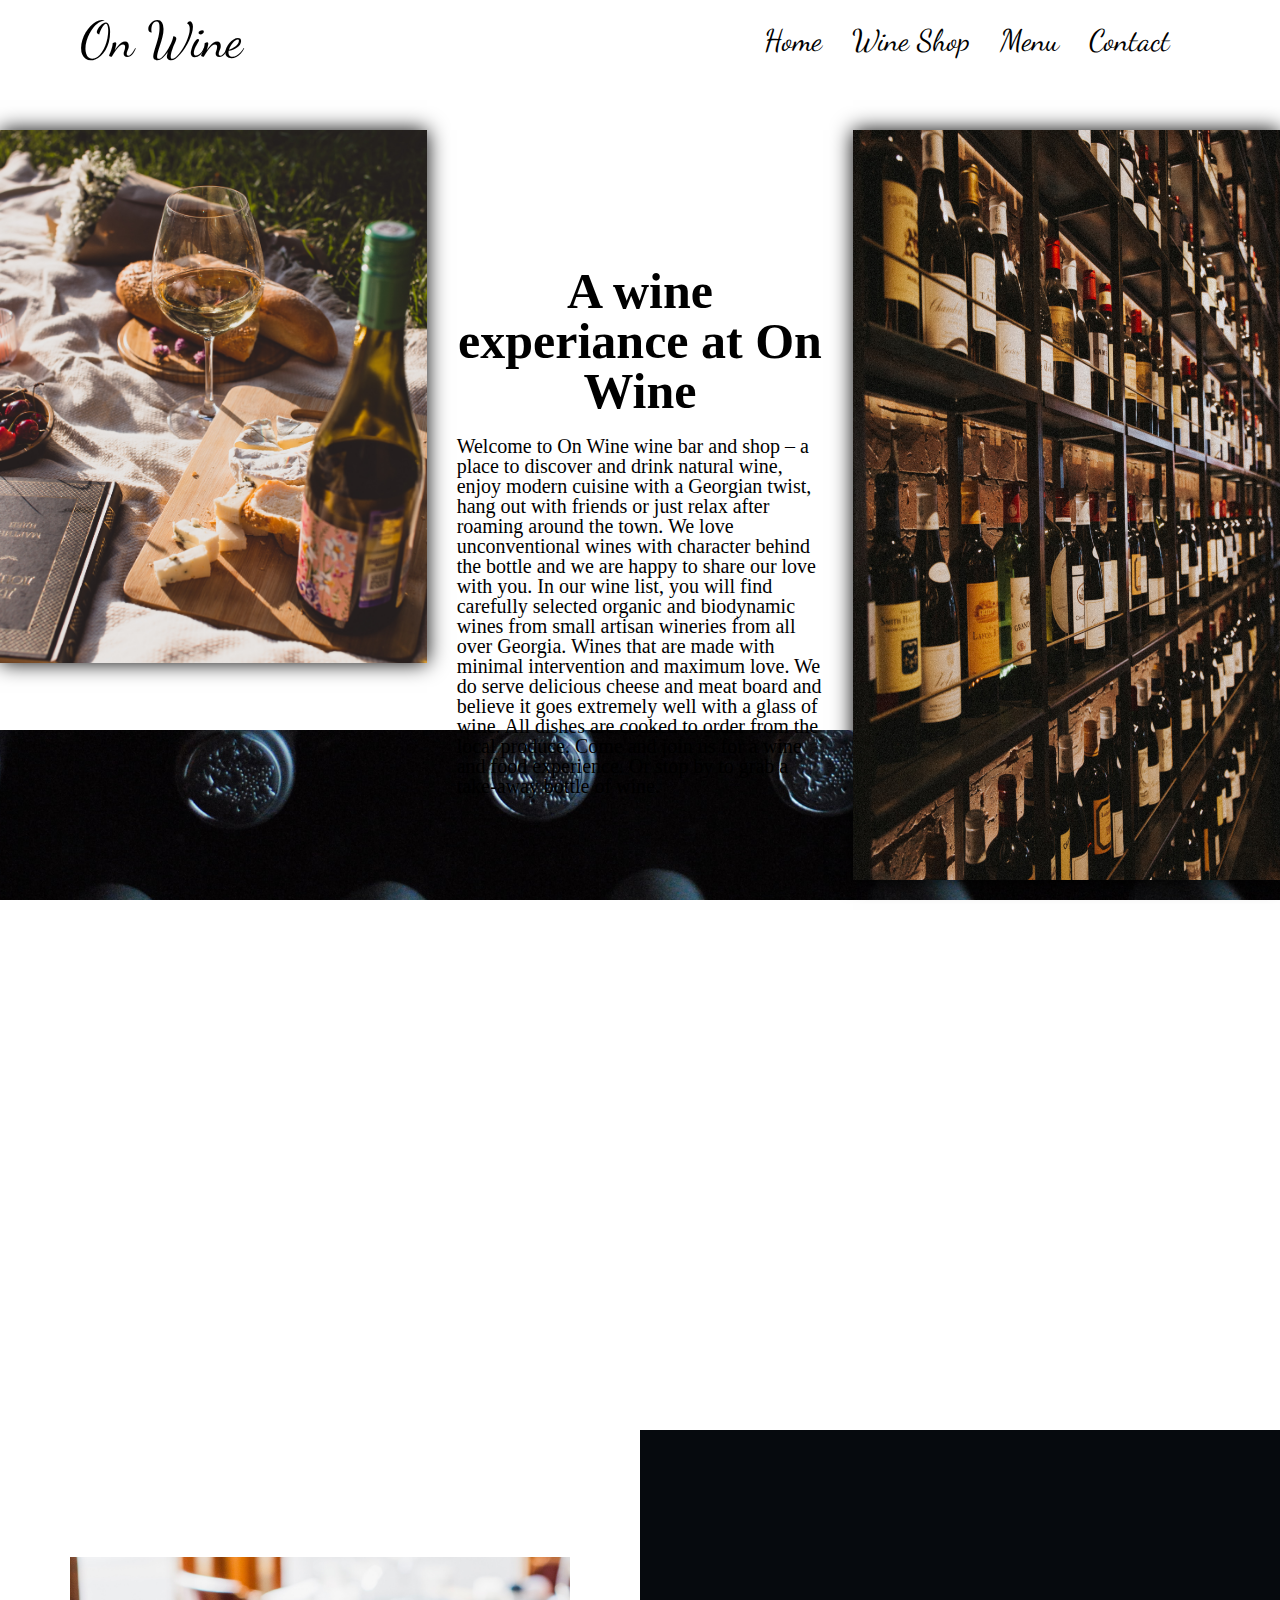
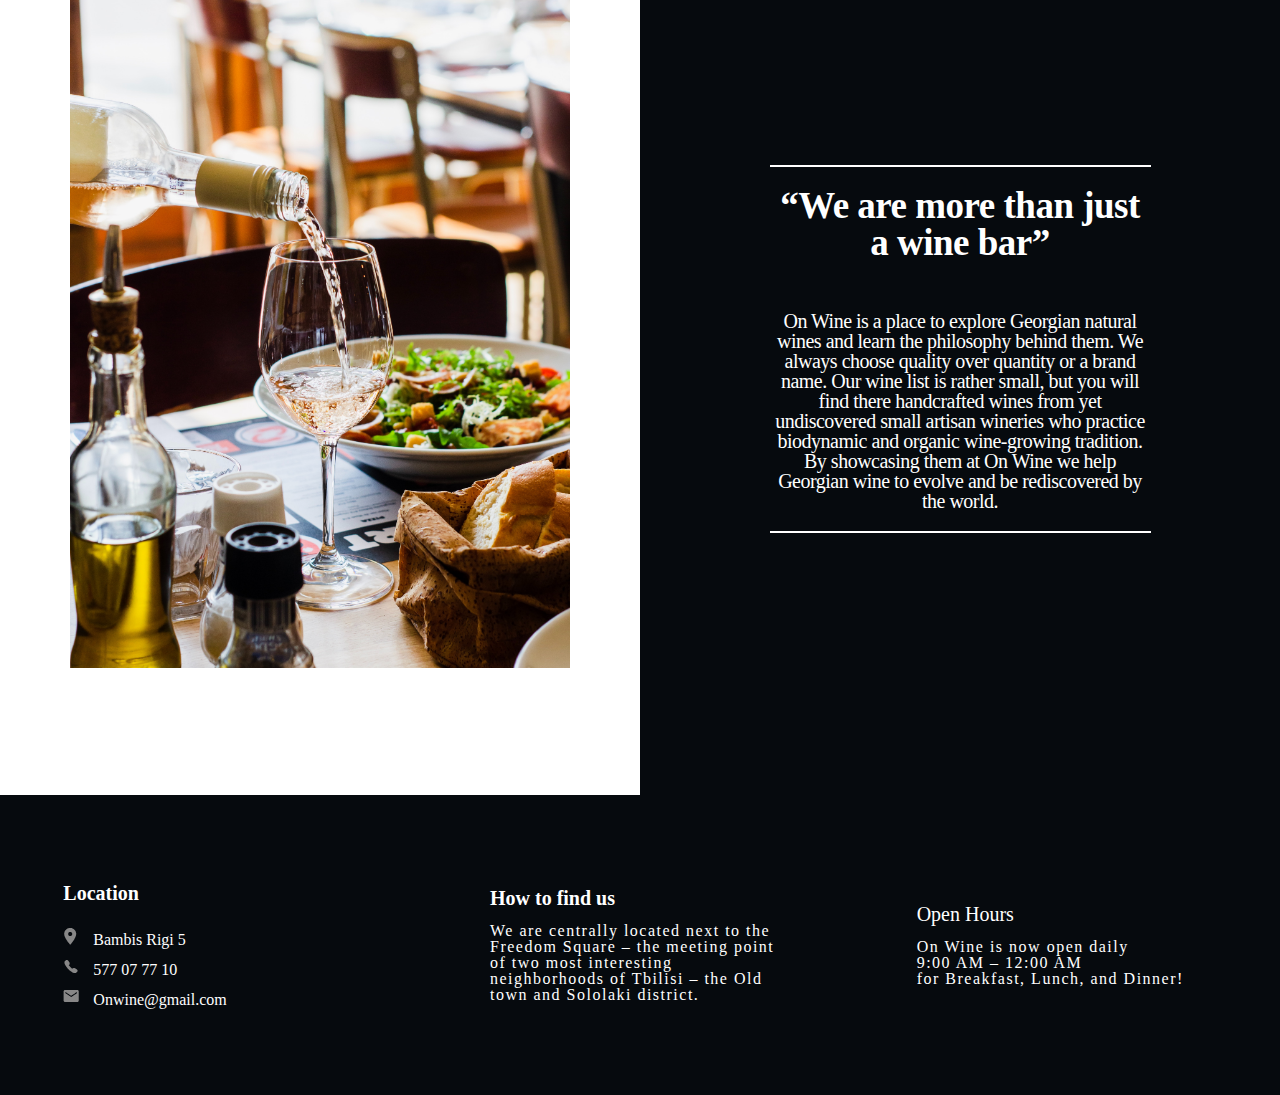
<file: index.html>
<!DOCTYPE html>
<html lang="en">
<head>
  <meta charset="UTF-8">
  <meta http-equiv="X-UA-Compatible" content="IE=edge">
  <meta name="viewport" content="width=device-width, initial-scale=1.0">
  <meta name="description" content="winebar&shop">
  <title>On Wine</title>
  <link rel="icon" href="images/fav.svg" type="image/gif" sizes="16x16">
  <link rel="stylesheet" href="https://pro.fontawesome.com/releases/v5.10.0/css/all.css" integrity="sha384-AYmEC3Yw5cVb3ZcuHtOA93w35dYTsvhLPVnYs9eStHfGJvOvKxVfELGroGkvsg+p" crossorigin="anonymous"/>
  <link rel="preconnect" href="https://fonts.googleapis.com">
  <link rel="preconnect" href="https://fonts.gstatic.com" crossorigin>
  <link href="https://fonts.googleapis.com/css2?family=Dancing+Script:wght@700&display=swap" rel="stylesheet">
  <link rel="preconnect" href="https://fonts.googleapis.com">
  <link rel="preconnect" href="https://fonts.gstatic.com" crossorigin>
  <link href="https://fonts.googleapis.com/css2?family=IBM+Plex+Sans&display=swap" rel="stylesheet">
  <link rel="preconnect" href="https://fonts.googleapis.com">
  <link rel="preconnect" href="https://fonts.gstatic.com" crossorigin>
  <link href="https://fonts.googleapis.com/css2?family=Montserrat:wght@600&display=swap" rel="stylesheet">
  <link rel="preconnect" href="https://fonts.googleapis.com">
  <link rel="preconnect" href="https://fonts.gstatic.com" crossorigin>
  <link href="https://fonts.googleapis.com/css2?family=Dancing+Script:wght@700&display=swap" rel="stylesheet">
  <link rel="stylesheet" href="css/reset.css">
  <link rel="stylesheet" href="css/style.css">
  <link rel="stylesheet" href="css/responsive.css">
  <link rel="stylesheet" href="css/imagehovers.css">
</head>
<body>
  <header>
    <div class="header">
      <a class="logo" href="index.html">
        On Wine
      </a>
       <nav class="nav" id="links">
         <ul class="navul">
           <li class="navli">
             <a class="nav-a" href="index.html">Home</a>
           </li>
           <li class="navli">
            <a class="nav-a" href="wineshop.html">Wine Shop</a>
          </li>
          <li class="navli">
            <a class="nav-a" href="menu.html">Menu</a>
          </li>
          <li class="navli">
            <a class="nav-a" href="contact.html">Contact</a>
          </li>
         </ul>
       </nav>
       <div class="burger-bar" id="toggleButton" onclick="myFunction()">
        <i class="fas fa-bars"></i>
      </div>
    </div>
  </header>
    <section class="section10">
      <div class="firstsection">
        <div class="divbox1">
         <img class="cheeseboard" src="images/cheeseboard.jpg" alt="cheeseboard">
      </div>
      <div class="divbox2">
        <h1 class="h1">
          A wine
          experiance
          at On Wine
        </h1>
        <p class="p1">
          Welcome to On Wine wine bar and shop – a place to discover and drink natural wine, enjoy modern cuisine with a Georgian twist, hang out with friends or just relax after roaming around the town.
          We love unconventional wines with character behind the bottle and we are happy to share our love with you. In our wine list, you will find carefully selected organic and biodynamic wines from small artisan wineries from all over Georgia. Wines that are made with minimal intervention and maximum love.
          We do serve delicious cheese and meat board and believe it goes extremely well with a glass of wine. All dishes are cooked to order from the local produce.
          Come and join us for a wine and food experience. Or stop by to grab a take-away bottle of wine.
        </p>
      </div>
      <div class="divbox3">
        <img class="wines" src="images/winebackground.jpg" alt="wines">
      </div>
     </div>
    </section>
    <section>
        <div class="middlebackground"></div>
    </section>
    <section>
      <div class="divbox4">
        <div class="divbox5">
          <img class="wineglass hov" src="./images/winglass.jpg" alt="">
        </div>
        <div class="divbox6">
          <div class="divtext1">
          <h2 class="h2">
            “We are more than just a wine bar” 
          </h2>
          <p class="p2">
             On Wine is a place to explore Georgian natural wines and learn the philosophy behind them. We always choose quality over quantity or a brand name. Our wine list is rather small, but you will find there handcrafted wines from yet undiscovered small artisan wineries who practice biodynamic and organic wine-growing tradition. By showcasing them at On Wine we help Georgian wine to evolve and be rediscovered by the world.
          </p>
         </div>
        </div>
      </div>
    </section>
    <footer class="footer10">
      <div class="footer1">
        <p class="plocation">Location</p>
        <ul class="footerul1">
          <li>
            <img class="footericon" src="images/location.png" alt="location">
            Bambis Rigi 5
          </li>
          <li>
            <img class="footericon" src="images/phone.png" alt="location">
            577 07 77 10
          </li>
          <li>
            <img class="footericon" src="images/email.png" alt="location">
            Onwine@gmail.com
          </li>
        </ul>
      </div>
      <div class="footer2">
        <p class="pfindus">How to find us
        </p>
        <p class="pfindus1">
          We are centrally located next to the Freedom Square – the meeting point of two most interesting neighborhoods of Tbilisi – the Old town and Sololaki district.
        </p>
      </div>
      <div class="footer3">
        <p class="popenhours">Open Hours</p>
        <ul class="footerul3">
          <li>            
            <p class="footerp"> On Wine is now open daily
            </p>
          </li>
          <li>            
            <p class="footerp"> 9:00 AM – 12:00 AM</p>
          </li>
          <li>            
            <p class="footerp">for Breakfast, Lunch, and Dinner!</p>
          </li>
        </ul>
      </div>
    </footer>
    <script src="script.js"></script>
</body>
</html>
</file>
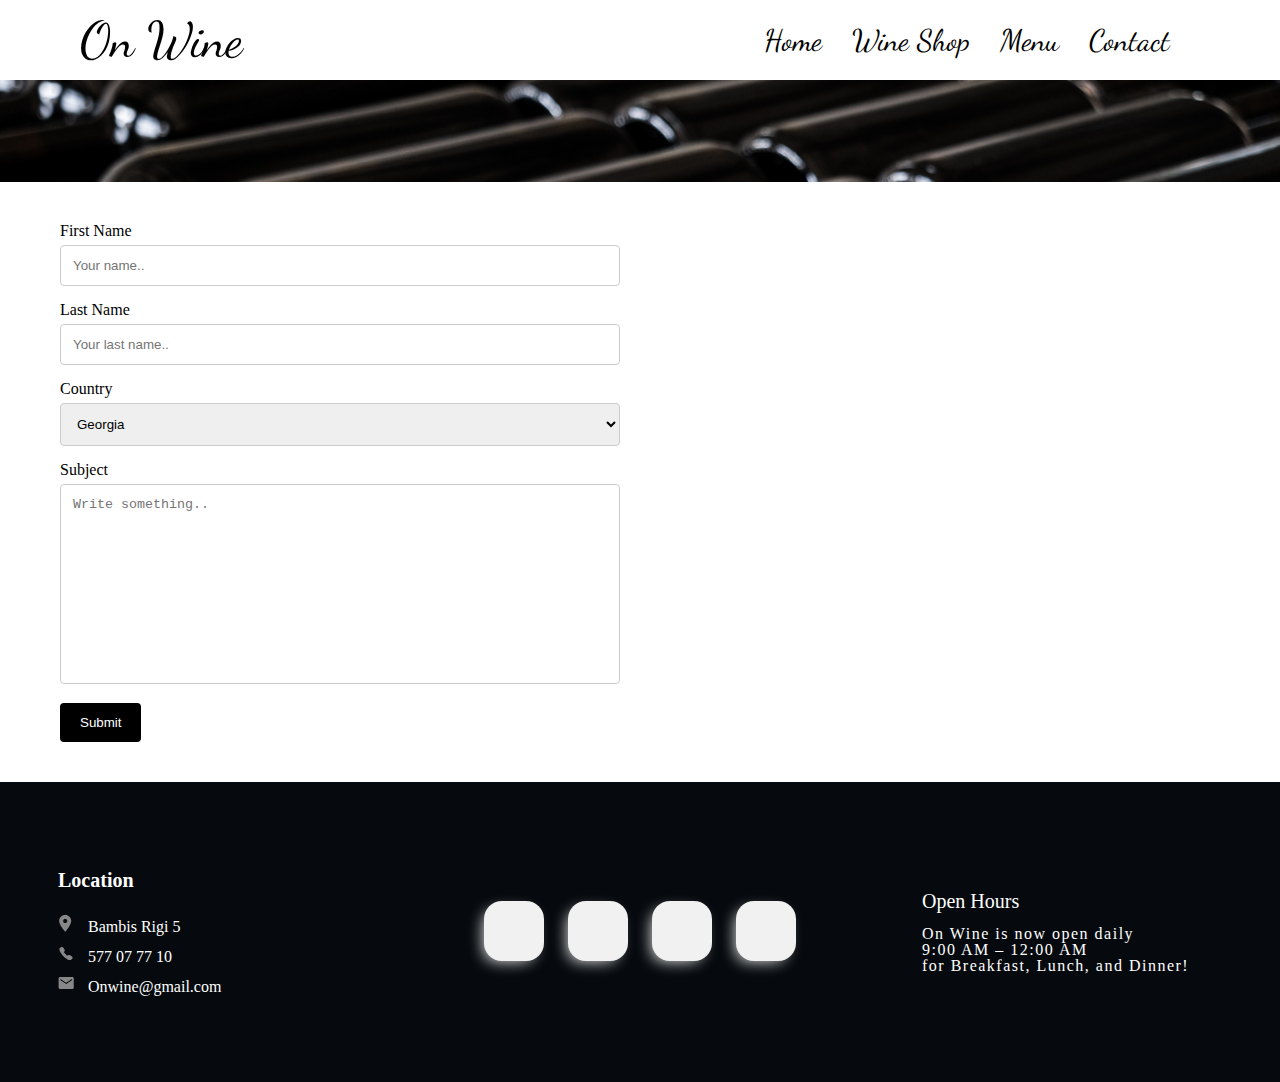
<file: contact.html>
<!DOCTYPE html>
<html lang="en">
<head>
  <meta charset="UTF-8">
  <meta http-equiv="X-UA-Compatible" content="IE=edge">
  <meta name="viewport" content="width=device-width, initial-scale=1.0">
  <meta name="description" content="winebar&shop">
  <title>Contact</title>
  <link rel="icon" href="images/fav.svg" type="image/gif" sizes="16x16">
  <link rel="stylesheet" href="https://pro.fontawesome.com/releases/v5.10.0/css/all.css" integrity="sha384-AYmEC3Yw5cVb3ZcuHtOA93w35dYTsvhLPVnYs9eStHfGJvOvKxVfELGroGkvsg+p" crossorigin="anonymous"/>
  <link rel="preconnect" href="https://fonts.googleapis.com">
  <link rel="preconnect" href="https://fonts.gstatic.com" crossorigin>
  <link href="https://fonts.googleapis.com/css2?family=Dancing+Script:wght@700&display=swap" rel="stylesheet">
  <link rel="preconnect" href="https://fonts.googleapis.com">
  <link rel="preconnect" href="https://fonts.gstatic.com" crossorigin>
  <link href="https://fonts.googleapis.com/css2?family=IBM+Plex+Sans&display=swap" rel="stylesheet">
  <link rel="preconnect" href="https://fonts.googleapis.com">
  <link rel="preconnect" href="https://fonts.gstatic.com" crossorigin>
  <link href="https://fonts.googleapis.com/css2?family=Montserrat:wght@600&display=swap" rel="stylesheet">
  <link rel="preconnect" href="https://fonts.googleapis.com">
  <link rel="preconnect" href="https://fonts.gstatic.com" crossorigin>
  <link href="https://fonts.googleapis.com/css2?family=Dancing+Script:wght@700&display=swap" rel="stylesheet">
  <link rel="stylesheet" href="css/reset.css">
  <link rel="stylesheet" href="css/style.css">
  <link rel="stylesheet" href="css/responsive.css">
</head>
<body class="contactbody">
  <header>
    <div class="header">
      <a class="logo" href="index.html">
        On Wine
      </a>
       <nav class="nav">
         <ul class="navul">
           <li class="navli">
             <a class="nav-a" href="index.html">Home</a>
           </li>
           <li class="navli">
            <a class="nav-a" href="wineshop.html">Wine Shop</a>
          </li>
          <li class="navli">
            <a class="nav-a" href="menu.html">Menu</a>
          </li>
          <li class="navli">
            <a class="nav-a" href="contact.html">Contact</a>
          </li>
         </ul>
       </nav>
       <div class="burger-bar" id="toggleButton" onclick="myFunction()">
        <i class="fas fa-bars"></i>
      </div>
    </div>
  </header> 
  <section>
   <div class="contact">
    <div class="container">
      <form action="/action_page.php">
        <label for="fname">First Name</label>
        <input type="text" id="fname" name="firstname" placeholder="Your name..">
    
        <label for="lname">Last Name</label>
        <input type="text" id="lname" name="lastname" placeholder="Your last name..">
    
        <label for="country">Country</label>
        <select id="country" name="country">
          <option value="australia">Georgia</option>
          <option value="canada">Usa</option>
          <option value="usa">Germany</option>
        </select>
    
        <label for="subject" >Subject</label>
        <textarea id="subject" name="subject" placeholder="Write something.." style="height:200px"></textarea>
    
        <button class="submit" onclick="myFunction()">Submit</button>
      </form>
    </div>
     <div class="divmap">
        <iframe class="map" src="https://www.google.com/maps/embed?pb=!1m18!1m12!1m3!1d526.6869739337432!2d44.808788421727066!3d41.69048456647746!2m3!1f0!2f0!3f0!3m2!1i1024!2i768!4f13.1!3m3!1m2!1s0x40440cf0e81de08f%3A0xf963f92a4e05053d!2sCotton%20rows%2C%20T&#39;bilisi!5e0!3m2!1sen!2sge!4v1627090097130!5m2!1sen!2sge" width="600" height="450" style="border:0;" allowfullscreen="" loading="lazy"></iframe>
     </div>
  </div>
  <script>
    function myFunction() {
      alert("Must Fill");
    }
    </script>
</section>
<footer class="footercontact12">
    <div class="footer1">
      <p class="plocation">Location</p>
      <ul class="footerul1">
        <li>
          <img class="footericon" src="images/location.png" alt="location">
          Bambis Rigi 5
        </li>
        <li>
          <img class="footericon" src="images/phone.png" alt="location">
          577 07 77 10
        </li>
        <li>
          <img class="footericon" src="images/email.png" alt="location">
          Onwine@gmail.com
        </li>
      </ul>
    </div>
    <div class="middle">
      <a class="btn" href="https://www.facebook.com/" target="_blank">
         <i class="fab fa-facebook-f"></i>
      </a>
      <a class="btn" href="https://twitter.com/home" target="_blank">
         <i class="fab fa-twitter"></i>
      </a>
      <a class="btn" href="https://www.instagram.com/" target="_blank">
     <i class="fab fa-instagram"></i>
   </a>
   <a class="btn" href="https://www.google.com/" target="_blank">
     <i class="fab fa-google-plus-g"></i>
   </a>
 </div>  
    <div class="footer3">
      <p class="popenhours">Open Hours</p>
      <ul class="footerul3">
        <li>            
          <p class="footerp"> On Wine is now open daily
          </p>
        </li>
        <li>            
          <p class="footerp"> 9:00 AM – 12:00 AM</p>
        </li>
        <li>            
          <p class="footerp">for Breakfast, Lunch, and Dinner!</p>
        </li>
      </ul>
    </div>
</footer>
</body>
</html>
</file>
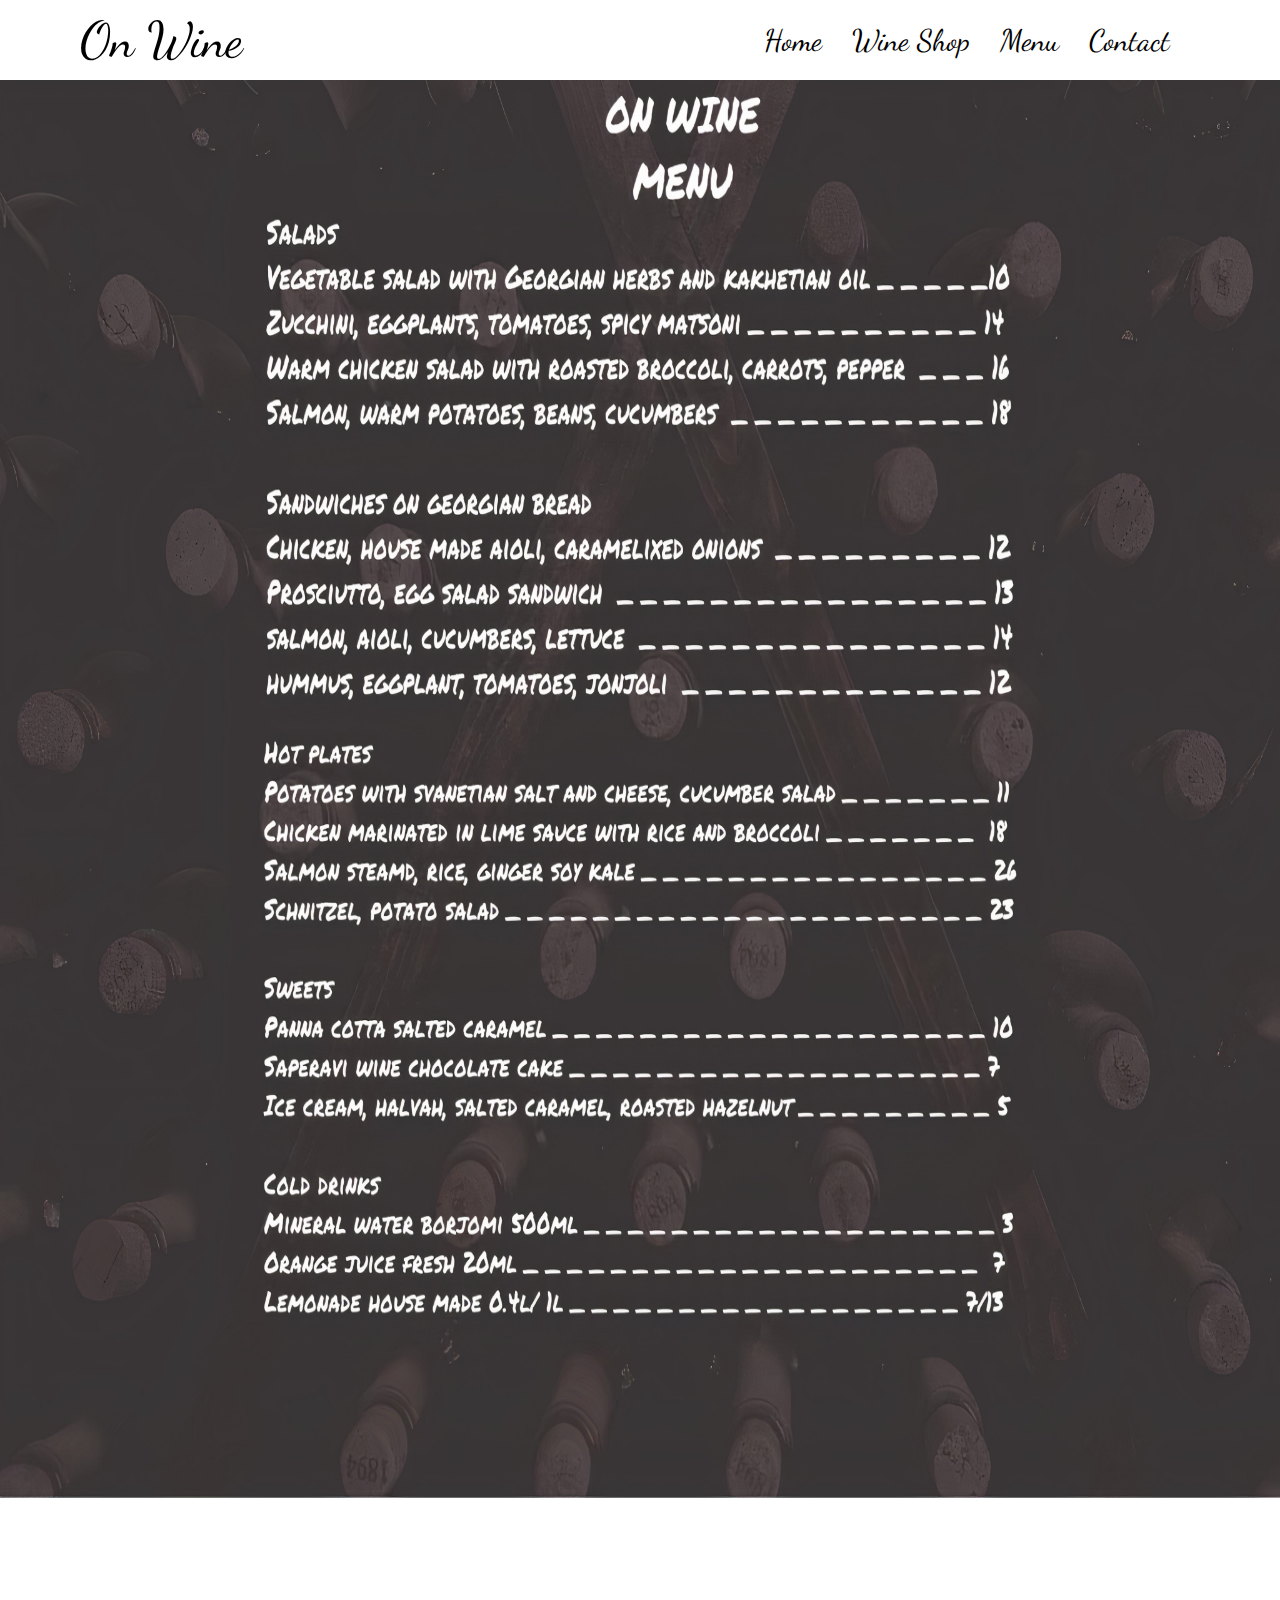
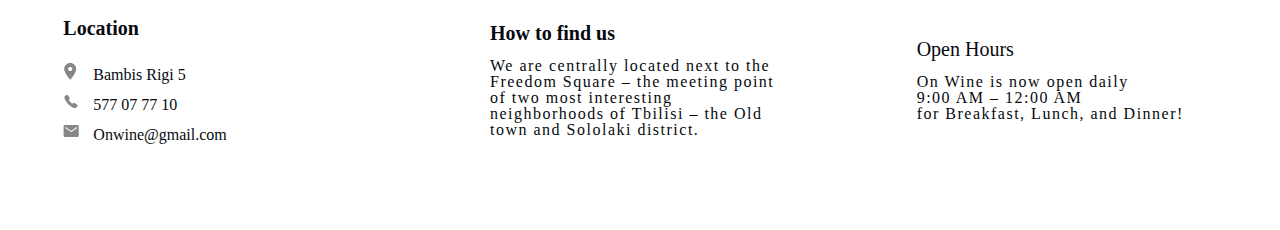
<file: menu.html>
<!DOCTYPE html>
<html lang="en">
<head>
  <meta charset="UTF-8">
  <meta http-equiv="X-UA-Compatible" content="IE=edge">
  <meta name="viewport" content="width=device-width, initial-scale=1.0">
  <meta name="description" content="winebar&shop">
  <title>Menu</title>
  <link rel="icon" href="images/fav.svg" type="image/gif" sizes="16x16">
  <link rel="stylesheet" href="https://pro.fontawesome.com/releases/v5.10.0/css/all.css" integrity="sha384-AYmEC3Yw5cVb3ZcuHtOA93w35dYTsvhLPVnYs9eStHfGJvOvKxVfELGroGkvsg+p" crossorigin="anonymous"/>
  <link rel="preconnect" href="https://fonts.googleapis.com">
  <link rel="preconnect" href="https://fonts.gstatic.com" crossorigin>
  <link href="https://fonts.googleapis.com/css2?family=Dancing+Script:wght@700&display=swap" rel="stylesheet">
  <link rel="preconnect" href="https://fonts.googleapis.com">
  <link rel="preconnect" href="https://fonts.gstatic.com" crossorigin>
  <link href="https://fonts.googleapis.com/css2?family=IBM+Plex+Sans&display=swap" rel="stylesheet">
  <link rel="preconnect" href="https://fonts.googleapis.com">
  <link rel="preconnect" href="https://fonts.gstatic.com" crossorigin>
  <link href="https://fonts.googleapis.com/css2?family=Montserrat:wght@600&display=swap" rel="stylesheet">
  <link rel="preconnect" href="https://fonts.googleapis.com">
  <link rel="preconnect" href="https://fonts.gstatic.com" crossorigin>
  <link href="https://fonts.googleapis.com/css2?family=Dancing+Script:wght@700&display=swap" rel="stylesheet">
  <link rel="stylesheet" href="css/reset.css">
  <link rel="stylesheet" href="css/style.css">
  <link rel="stylesheet" href="css/responsive.css">
</head>
<body>
  <header>
    <div class="header">
      <a class="logo" href="index.html">
        On Wine
      </a>
       <nav class="nav">
         <ul class="navul">
           <li class="navli">
             <a class="nav-a" href="index.html">Home</a>
           </li>
           <li class="navli">
            <a class="nav-a" href="wineshop.html">Wine Shop</a>
          </li>
          <li class="navli">
            <a class="nav-a" href="menu.html">Menu</a>
          </li>
          <li class="navli">
            <a class="nav-a" href="contact.html">Contact</a>
          </li>
         </ul>
       </nav>
       <div class="burger-bar" id="toggleButton" onclick="myFunction()">
        <i class="fas fa-bars"></i>
      </div>
      </div>
    </div>
  </header>

  <div class="menu">

    <img class="menuimage" src="images/menubackground.jpg" alt="menu">

  </div>


  <footer class="footermenu">
    <div class="footer1">
      <p class="plocation">Location</p>
      <ul class="footerul1">
        <li>
          <img class="footericon" src="images/location.png" alt="location">
          Bambis Rigi 5
        </li>
        <li>
          <img class="footericon" src="images/phone.png" alt="location">
          577 07 77 10
        </li>
        <li>
          <img class="footericon" src="images/email.png" alt="location">
          Onwine@gmail.com
        </li>
      </ul>
    </div>
    <div class="footer20">
      <p class="pfindus">How to find us
      </p>
      <p class="pfindus1">
        We are centrally located next to the Freedom Square – the meeting point of two most interesting neighborhoods of Tbilisi – the Old town and Sololaki district.
      </p>
    </div>
    <div class="footer3">
      <p class="popenhours">Open Hours</p>
      <ul class="footerul3">
        <li>            
          <p class="footerp"> On Wine is now open daily
          </p>
        </li>
        <li>            
          <p class="footerp"> 9:00 AM – 12:00 AM</p>
        </li>
        <li>            
          <p class="footerp">for Breakfast, Lunch, and Dinner!</p>
        </li>
      </ul>
    </div>
  </footer>
</body>
</html>
</file>
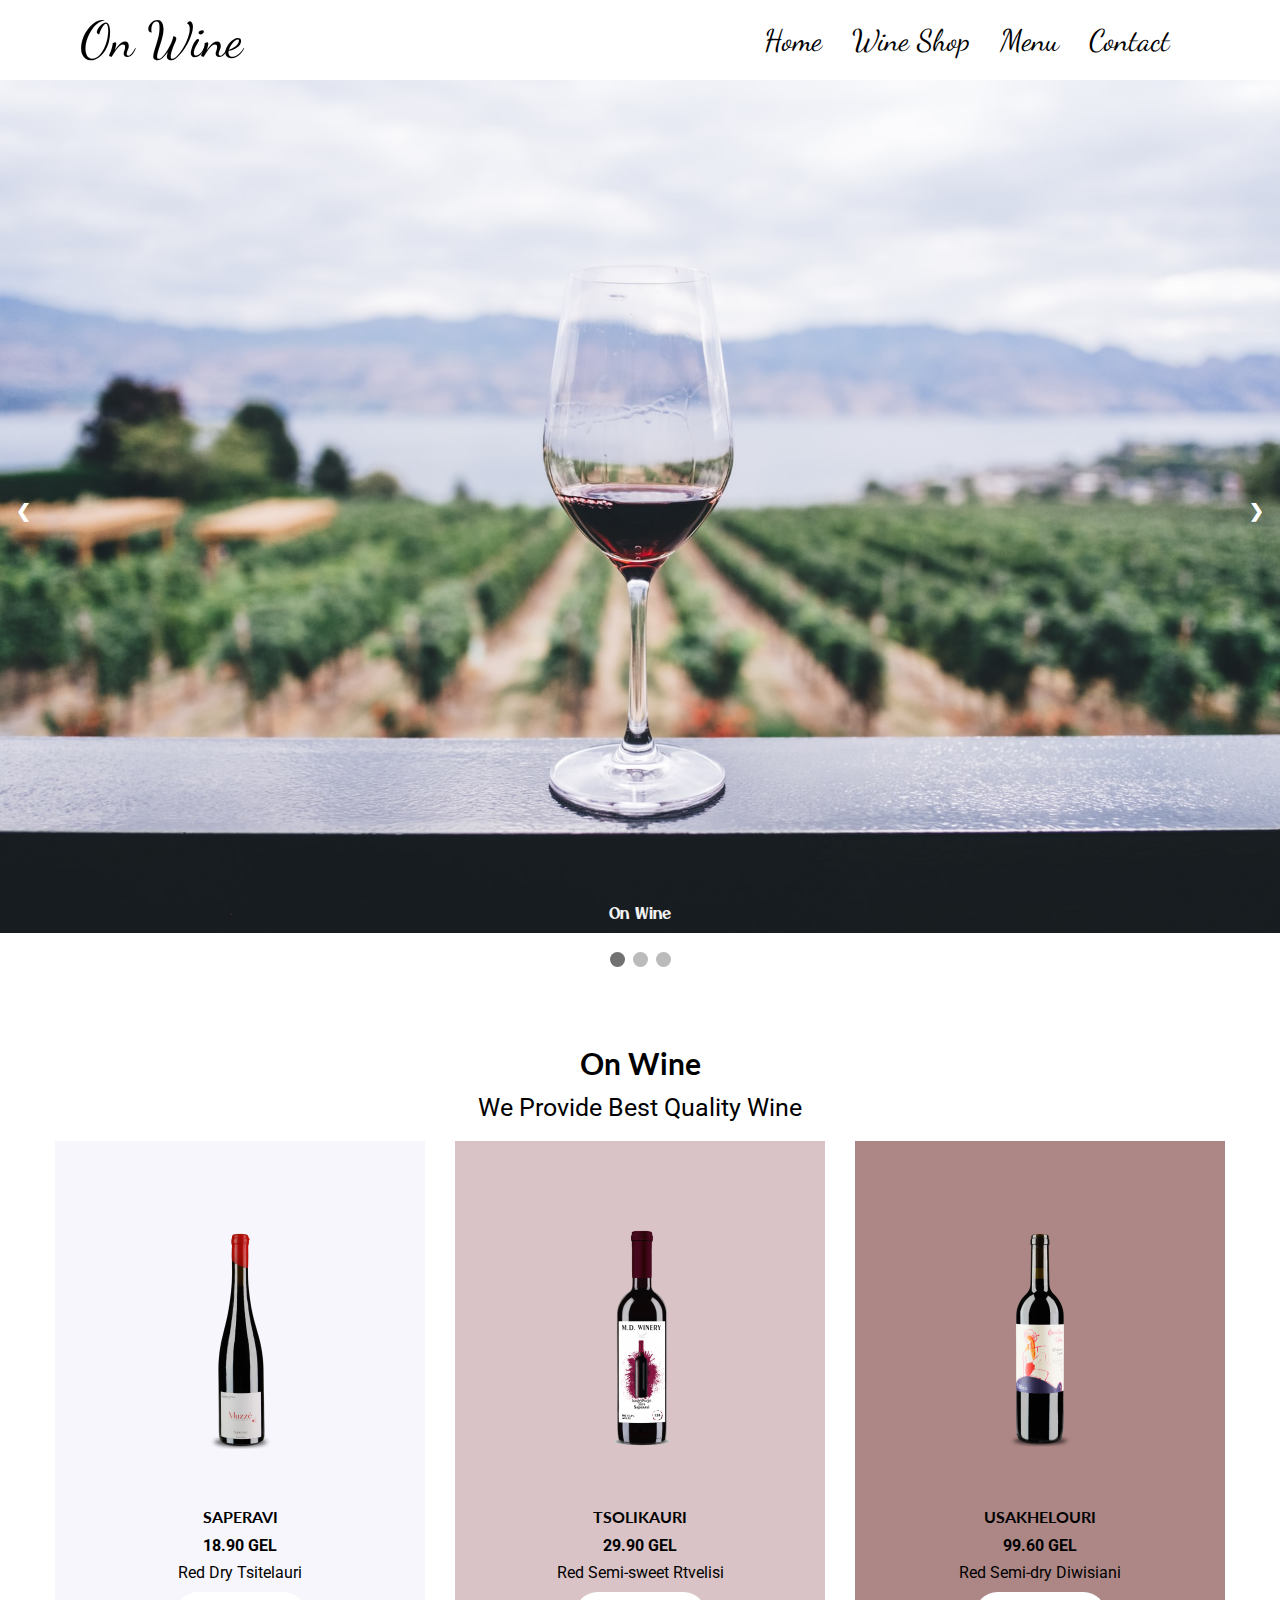
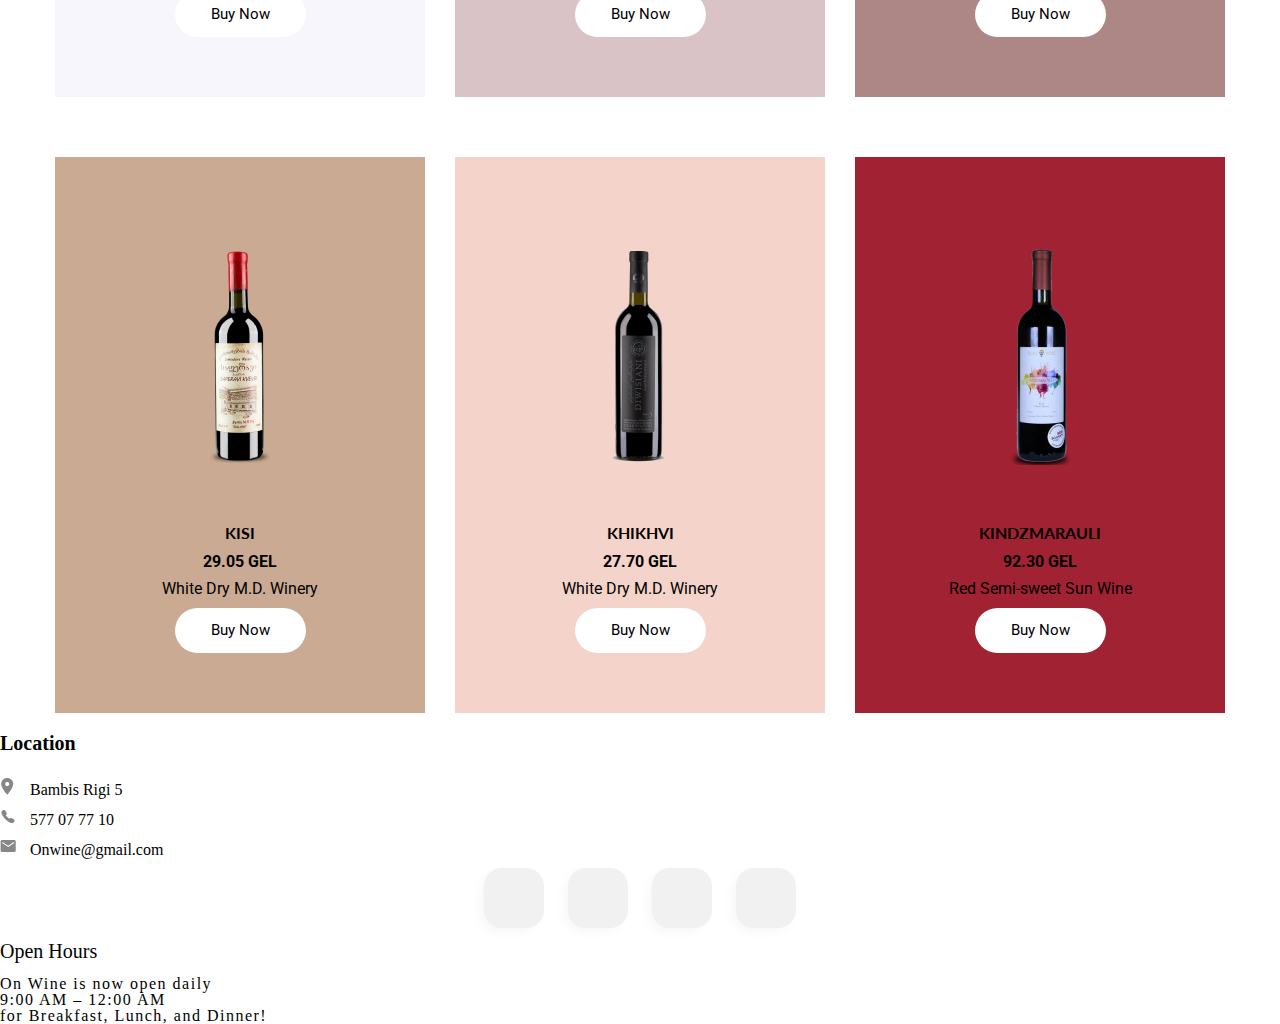
<file: wineshop.html>
<!DOCTYPE html>
<html lang="en">
<head>
  <meta charset="UTF-8">
  <meta http-equiv="X-UA-Compatible" content="IE=edge">
  <meta name="viewport" content="width=device-width, initial-scale=1.0">
  <meta name="description" content="winebar&shop">
  <title>Wine Shop</title>
  <link rel="icon" href="images/fav.svg" type="image/gif" sizes="16x16">
  <link rel="stylesheet" href="https://pro.fontawesome.com/releases/v5.10.0/css/all.css" integrity="sha384-AYmEC3Yw5cVb3ZcuHtOA93w35dYTsvhLPVnYs9eStHfGJvOvKxVfELGroGkvsg+p" crossorigin="anonymous"/>
  <link rel="preconnect" href="https://fonts.googleapis.com">
  <link rel="preconnect" href="https://fonts.gstatic.com" crossorigin>
  <link href="https://fonts.googleapis.com/css2?family=Dancing+Script:wght@700&display=swap" rel="stylesheet">
  <link rel="preconnect" href="https://fonts.googleapis.com">
  <link rel="preconnect" href="https://fonts.gstatic.com" crossorigin>
  <link href="https://fonts.googleapis.com/css2?family=IBM+Plex+Sans&display=swap" rel="stylesheet">
  <link rel="preconnect" href="https://fonts.googleapis.com">
  <link rel="preconnect" href="https://fonts.gstatic.com" crossorigin>
  <link href="https://fonts.googleapis.com/css2?family=Montserrat:wght@600&display=swap" rel="stylesheet">
  <link rel="preconnect" href="https://fonts.googleapis.com">
  <link rel="preconnect" href="https://fonts.gstatic.com" crossorigin>
  <link rel="preconnect" href="https://fonts.googleapis.com">
  <link rel="preconnect" href="https://fonts.gstatic.com" crossorigin>
  <link href="https://fonts.googleapis.com/css2?family=Otomanopee+One&display=swap" rel="stylesheet">
  <link rel="preconnect" href="https://fonts.googleapis.com">
  <link rel="preconnect" href="https://fonts.gstatic.com" crossorigin>
  <link href="https://fonts.googleapis.com/css2?family=Lato:ital@1&display=swap" rel="stylesheet">
  <link rel="preconnect" href="https://fonts.googleapis.com">
  <link rel="preconnect" href="https://fonts.gstatic.com" crossorigin>
  <link href="https://fonts.googleapis.com/css2?family=Roboto&display=swap" rel="stylesheet">
  <link rel="stylesheet" href="css/reset.css">
  <link rel="stylesheet" href="css/slider.css">
  <link rel="stylesheet" href="css/style.css">
  <link rel="stylesheet" href="css/responsive.css">
</head>
<body>
  <header>
    <div class="header abs">
      <a class="logo" href="index.html">
        On Wine
      </a>
       <nav class="nav">
         <ul class="navul">
           <li class="navli">
             <a class="nav-a" href="index.html">Home</a>
           </li>
           <li class="navli">
            <a class="nav-a" href="wineshop.html">Wine Shop</a>
          </li>
          <li class="navli">
            <a class="nav-a" href="menu.html">Menu</a>
          </li>
          <li class="navli">
            <a class="nav-a" href="contact.html">Contact</a>
          </li>
         </ul>
       </nav>
       <div class="burger-bar" id="toggleButton" onclick="myFunction()">
        <i class="fas fa-bars"></i>
      </div>
    </div>
  </header>
  <section class="section20">
  <div class="slideshow-container">

    <div class="mySlides fade">
      <div class="numbertext"></div>
      <img src="images/slider1.jpg" style="width:100%">
      <div class="text">On Wine</div>
    </div>
    
    <div class="mySlides fade">
      <div class="numbertext"></div>
      <img src="images/slider2.jpg" style="width:100%">
      <div class="text">Our Wine has very high quality</div>
    </div>
    
    <div class="mySlides fade">
      <div class="numbertext"></div>
      <img src="images/slider3.jpg" style="width:100%">
      <div class="text">Real Natural Grape Juce</div>
    </div>
    
    <a class="prev" onclick="plusSlides(-1)">&#10094;</a>
    <a class="next" onclick="plusSlides(1)">&#10095;</a>
    
    </div>
    <br>
    
    <div style="text-align:center">
      <span class="dot" onclick="currentSlide(1)"></span> 
      <span class="dot" onclick="currentSlide(2)"></span> 
      <span class="dot" onclick="currentSlide(3)"></span> 
    </div>

    <script>
      var slideIndex = 1;
      showSlides(slideIndex);
      
      function plusSlides(n) {
        showSlides(slideIndex += n);
      }
      
      function currentSlide(n) {
        showSlides(slideIndex = n);
      }
      
      function showSlides(n) {
        var i;
        var slides = document.getElementsByClassName("mySlides");
        var dots = document.getElementsByClassName("dot");
        if (n > slides.length) {slideIndex = 1}    
        if (n < 1) {slideIndex = slides.length}
        for (i = 0; i < slides.length; i++) {
            slides[i].style.display = "none";  
        }
        for (i = 0; i < dots.length; i++) {
            dots[i].className = dots[i].className.replace(" active", "");
        }
        slides[slideIndex-1].style.display = "block";  
        dots[slideIndex-1].className += " active";
      }
      </script>
</section>

<section class="sectionimage10">
  <div class="seconddiv">
    <h4 class="h40">On Wine</h4>
    <p class="paragraph20">We Provide Best Quality Wine</p>
    <div class="box-wraper">
      <div class="block1">
        <div class="icon1">
          <img src="images/winebottle1.png" alt="winebottle">
        </div>
         <h3 class="block-p">SAPERAVI</h3>
         <p class="paragraph4 bold">18.90 GEL</p>
         <p class="paragraph4">Red Dry Tsitelauri</p>
         <div class="readmore button">Buy Now</div>
      </div>
      <div class="block2">
        <div class="icon1">
          <img src="images/winebottle2.png" alt="winebottle">
        </div>
         <h3 class="block-p">TSOLIKAURI</h3>
         <p class="paragraph4 bold">29.90 GEL</p>
         <p class="paragraph4">Red Semi-sweet Rtvelisi</p>
         <div class="readmore button">Buy Now</div>
      </div>
      <div class="block3">
        <div class="icon1">
          <img src="images/winebottle3.png" alt="winebottle">
        </div>
         <h3 class="block-p">USAKHELOURI</h3>
         <p class="paragraph4 bold">99.60 GEL</p>
         <p class="paragraph4">Red Semi-dry Diwisiani</p>
         <div class="readmore button">Buy Now</div>
      </div>
      <div class="block4 size">
        <div class="icon1">
          <img src="images/winebottle4.png" alt="winebottle">
        </div>
         <h3 class="block-p">KISI</h3>
         <p class="paragraph4 bold">29.05 GEL</p>
         <p class="paragraph4">White Dry M.D. Winery          
          </p>
         <div class="readmore button">Buy Now</div>
      </div>
      <div class="block5 size">
        <div class="icon1">
          <img src="images/winebottle5.png" alt="winebottle">
        </div>
         <h3 class="block-p">KHIKHVI</h3>
         <p class="paragraph4 bold">27.70 GEL</p>
         <p class="paragraph4">White Dry M.D. Winery</p>
         <div class="readmore button">Buy Now</div>
      </div>
      <div class="block6 size">
        <div class="icon1">
          <img src="images/windebottle6.png" alt="winebottle">
        </div>
         <h3 class="block-p">KINDZMARAULI</h3>
         <p class="paragraph4 bold">92.30 GEL</p>
         <p class="paragraph4">Red Semi-sweet Sun Wine</p>
         <div class="readmore button">Buy Now</div>
      </div>
    </div>
  </div>
</section>
<section>
  <footer class="footercontact">
    <div class="footer1">
      <p class="plocation">Location</p>
      <ul class="footerul1">
        <li>
          <img class="footericon" src="images/location.png" alt="location">
          Bambis Rigi 5
        </li>
        <li>
          <img class="footericon" src="images/phone.png" alt="location">
          577 07 77 10
        </li>
        <li>
          <img class="footericon" src="images/email.png" alt="location">
          Onwine@gmail.com
        </li>
      </ul>
    </div>
    <div class="middle">
      <a class="btn" href="https://www.facebook.com/" target="_blank">
         <i class="fab fa-facebook-f"></i>
      </a>
      <a class="btn" href="https://twitter.com/home" target="_blank">
         <i class="fab fa-twitter"></i>
      </a>
      <a class="btn" href="https://www.instagram.com/" target="_blank">
     <i class="fab fa-instagram"></i>
   </a>
   <a class="btn" href="https://www.google.com/" target="_blank">
     <i class="fab fa-google-plus-g"></i>
   </a>
 </div>  
    <div class="footer30">
      <p class="popenhours">Open Hours</p>
      <ul class="footerul3">
        <li>            
          <p class="footerp"> On Wine is now open daily
          </p>
        </li>
        <li>            
          <p class="footerp"> 9:00 AM – 12:00 AM</p>
        </li>
        <li>            
          <p class="footerp">for Breakfast, Lunch, and Dinner!</p>
        </li>
      </ul>
    </div>
</footer>
</section>
</body>
</html>
</file>
<file: css/style.css>
/*
* Prefixed by https://autoprefixer.github.io
* PostCSS: v8.3.6,
* Autoprefixer: v10.3.1
* Browsers: last 4 version
*/

html {
  width: 100%;
}

.header {
  top: 0;
  width: 100%;
  height: 80px;
  display: -webkit-box;
  display: -ms-flexbox;
  display: flex;
  -webkit-box-pack: justify;
      -ms-flex-pack: justify;
          justify-content: space-between;
  -webkit-box-align: center;
      -ms-flex-align: center;
          align-items: center;
  background-color: #fff;
}

.logo {
  font-size: 50px;
  color: black;
  font-family: 'Dancing Script', cursive;
  margin-left: 80px;
}

.navul {
    display: -webkit-box;
    display: -ms-flexbox;
    display: flex;
    -webkit-box-pack: justify;
        -ms-flex-pack: justify;
            justify-content: space-between;
    -webkit-box-align: center;
        -ms-flex-align: center;
            align-items: center;
    margin-right: 80px;
}

.navli {
  font-family: 'Dancing Script', cursive;
  font-size: 30px;
  margin-right: 30px;
}
.nav-a {
  color: black;
}

.nav a:hover {
  border-bottom: 2px solid black;
}

.nav a.active {
  border-bottom: 2px solid black;
}

.firstsection {
  display: -webkit-box;
  display: -ms-flexbox;
  display: flex;
  -webkit-box-pack: center;
      -ms-flex-pack: center;
          justify-content: center;
  position: relative;
  width: 100%;
  margin-top: 50px;
}

.divbox1 {
  max-width: 600px;
  width: 100%;
  height: 600px;
}

.divbox2 {
  max-width: 600px;
  width: 100%;
  height: 600px;
  -webkit-box-align: center;
      -ms-flex-align: center;
          align-items: center;
}

.divbox3 {
  max-width: 600px;
  width: 100%;
  height: 600px;
}

.h1 {
  margin-top: 136px;
  margin-left: 30px;
  margin-right: 30px;
  font-weight: bold;
  font-size: 50px;
  margin-bottom: 20px;
  text-align: center;
}

.p1 {
  margin-left: 30px;
  margin-right: 30px;
  font-size: 20px;
}

.cheeseboard {
  width: 100%;
  -webkit-box-shadow: 0px 0px 20px black;
          box-shadow: 0px 0px 20px black;
}

.wines {
  max-width: 600px;
  height: 750px;
  width: 100%;
  -webkit-box-shadow: 0px 0px 20px black;
          box-shadow: 0px 0px 20px black;
}

.middlebackground {
  background-image: url(../images/bottles.jpg);
  background-attachment: fixed;
  background-position: center;
  background-repeat: no-repeat;
  background-size: cover;
  z-index: -2;
  height: 700px;
  width: 100%;
  min-height:100%;
  position:relative;
}


.divbox4 {
  width: 100%;
  display: -webkit-box;
  display: -ms-flexbox;
  display: flex;
  z-index: 5;
}

.divbox5 {
  background-color: #fff;
  width: 100%;
  height: 965px;
  display: -webkit-box;
  display: -ms-flexbox;
  display: flex;
  -webkit-box-pack: center;
      -ms-flex-pack: center;
          justify-content: center;
  -webkit-box-align: center;
      -ms-flex-align: center;
          align-items: center;
}

.divbox6 {
  background-color: #060a0e;
  width: 100%;
  height: 965px;
  display: -webkit-box;
  display: -ms-flexbox;
  display: flex;
  -webkit-box-align: center;
      -ms-flex-align: center;
          align-items: center;
  -webkit-box-pack: center;
      -ms-flex-pack: center;
          justify-content: center;
  position: relative;
}
.divtext1 {
  text-align: center;
  height: 295px;
  width: 381px;
  letter-spacing: -0.5px;
}


.h2 {
  font-size: 37px;
  color: #fff;
  font-weight: 700;
  margin-bottom: 50px;
  border-top: #fff solid 2px;
  padding-top: 20px;
}

.p2 {
  font-size: 20px;
  color: #fff;
  font-weight: 400;
  border-bottom: solid #fff 2px;
  padding-bottom: 20px;
}
.wineglass {
  max-width: 500px;
  width: 100%; 
}

.footer {
  display: -webkit-box;
  display: -ms-flexbox;
  display: flex;
  width: 100%;
  height: 300px;
  background-color: #060a0e;
  color: #fff;
  -webkit-box-align: center;
      -ms-flex-align: center;
          align-items: center;
  -ms-flex-pack: distribute;
      justify-content: space-around;
}

.footer10 {
  display: -webkit-box;
  display: -ms-flexbox;
  display: flex;
  width: 100%;
  height: 300px;
  background-color: #060a0e;
  color: #fff;
  -webkit-box-align: center;
      -ms-flex-align: center;
          align-items: center;
  -ms-flex-pack: distribute;
      justify-content: space-around;
}

.footermenu {
  display: -webkit-box;
  display: -ms-flexbox;
  display: flex;
  width: 100%;
  height: 300px;
  color: #060a0e;
  -webkit-box-align: center;
      -ms-flex-align: center;
          align-items: center;
  -ms-flex-pack: distribute;
      justify-content: space-around;
}

.footer1 {
  width: 300px;
}

.footericon {
  width: 16px;
  height: 17px;
  margin-right: 10px;  
  margin-top: 10px;
}

.footerul {
  display: -webkit-box;
  display: -ms-flexbox;
  display: flex;
}

.plocation {
  margin-bottom: 15px;
  font-weight: 600;
  font-size: 20px;
}

.footer2 {
  width: 300px;
}
.footer20 {
  width: 300px;
}

.pfindus {
  margin-bottom: 15px;
  font-weight: 600;
  font-size: 20px;
}
.pfindus1 {
  letter-spacing: 1.5px;
}

.footer3 {
  width: 300px;
}
.footer30 {
  width: 300px;
}

.popenhours {
  font-size: 20px;
  margin-bottom: 15px;
}

.footerp {
  letter-spacing: 1.5px;
}

.contactbody {
  background-image: url(../images/contactbackground.jpg);
  width: 100%;
  background-attachment: fixed;
  background-position: center;
  background-repeat: no-repeat;
  background-size: cover;
}

.middle {
  margin:0;
  padding:0;
  text-align: center;
}

.map{
  height: 400px;
  -webkit-filter: grayscale(100%) invert(92%) contrast(83%);
          filter: grayscale(100%) invert(92%) contrast(83%);
}


.btn {
  display:inline-block;
  width:60px;
  height: 60px;
  background: #f1f1f1;
  margin: 10px;
  border-radius: 30%;
  -webkit-box-shadow:-5px 5px 15px -5px #f1f1f1;
          box-shadow:-5px 5px 15px -5px #f1f1f1; 
  overflow: hidden;
  position: relative;
  -webkit-transition: 0.3s linear;
  -o-transition: 0.3s linear;
  transition: 0.3s linear;
}

.btn i {
  line-height: 60px;
  font-size: 26px;
  -webkit-transition: 0.3s linear;
  -o-transition: 0.3s linear;
  transition: 0.3s linear;
}

.btn:nth-child(1) i {
  color:#3b5998;
}

.btn:nth-child(2) i {
  color:#1da1f2;
}

.btn:nth-child(3) i {
  color:#c32aa3;
}

.btn:nth-child(4) i {
  color:#db4437;
}

.btn:hover {
  -webkit-transform: scale(1.1);
      -ms-transform: scale(1.1);
          transform: scale(1.1);
}

.btn:hover i {
  -webkit-transform: scale(1.2);
      -ms-transform: scale(1.2);
          transform: scale(1.2);
  color: #fff;
}

.btn:before {
  content:"";
  position:absolute;
  width:120%;
  height:120%;
  -webkit-transform: rotate(45deg);
      -ms-transform: rotate(45deg);
          transform: rotate(45deg);
  left: -110%;
  top:90%;
}

.btn:nth-child(1)::before {
  background: #3b5998;
}

.btn:nth-child(2)::before {
  background: #1da1f2;
}

.btn:nth-child(3)::before {
  background: #c32aa3;
}

.btn:nth-child(4)::before {
  background: #db4437;
}

.btn:hover::before {
  -webkit-animation: aaa 0.7s 1;
          animation: aaa 0.7s 1;
  top: -10%;
  left: -10%;
}

@-webkit-keyframes aaa {
  0% {
    left: -110%;
    top:90%;
  }
  50% {
    left:10%;
    top: -30%;
  }
  100% {
    left: -10%;
    top: -10%;
  }
}

@keyframes aaa {
  0% {
    left: -110%;
    top:90%;
  }
  50% {
    left:10%;
    top: -30%;
  }
  100% {
    left: -10%;
    top: -10%;
  }
}

.contact {
  display: -webkit-box;
  display: -ms-flexbox;
  display: flex;
  -webkit-box-align: center;
      -ms-flex-align: center;
          align-items: center;
  -webkit-box-pack: center;
      -ms-flex-pack: center;
          justify-content: center;
  background-color: #fff;
  width: 100%;
  height: 600px;
  margin-top: 8%;
}

input[type=text], select, textarea {
  width: 100%;
  padding: 12px;
  border: 1px solid #ccc;
  border-radius: 4px;
  -webkit-box-sizing: border-box;
          box-sizing: border-box;
  margin-top: 6px;
  margin-bottom: 16px;
  resize: none;
}

input[type=submit] {
  background-color: black;
  color: white;
  padding: 12px 20px;
  border: none;
  border-radius: 4px;
  cursor: pointer;
}

input[type=submit]:hover {
  background-color: #db4437;
}

.submit {
  background-color: black;
  color: white;
  padding: 12px 20px;
  border: none;
  border-radius: 4px;
  cursor: pointer;
}

.submit:hover {
  background-color: #db4437;
}

.container {
  border-radius: 5px;
  padding: 20px;
  max-width: 600px;
  width: 100%;
}

.footercontact12 {
  display: -webkit-box;
  display: -ms-flexbox;
  display: flex;
  width: 100%;
  height: 300px;
  background-color: #060a0e;
  color: #fff;
  -webkit-box-align: center;
      -ms-flex-align: center;
          align-items: center;
  -ms-flex-pack: distribute;
      justify-content: space-around;  
  bottom:0;
}
.menu {
  position: relative;
  text-align: center;
  color: white; 
  width: 100%;
  height: 1450px;
}

.menu div {
  display: -webkit-box;
  display: -ms-flexbox;
  display: flex;
  -ms-flex-wrap: wrap;
      flex-wrap: wrap;
  -webkit-box-pack: center;
      -ms-flex-pack: center;
          justify-content: center;
  -webkit-box-align: center;
      -ms-flex-align: center;
          align-items: center;
}

.divtext {
  max-width: 200px;
  width: 100%;
  position: absolute;
  top: 50%;
  left: 50%;
  -webkit-transform: translate(-50%, -50%);
      -ms-transform: translate(-50%, -50%);
          transform: translate(-50%, -50%);
  
}

.menuimage {
  max-width: 1920px;
  width: 100%;
  height: 1418px;
}

.sectionimage10 {
  margin-bottom: 20px;
}

.seconddiv {
  max-width: 1170px;
  width: 100%;
  margin: 0 auto;
  margin-top: 78px;
  text-align: center;
}
.h40 {
  margin-bottom: 17px;
  font-size: 30px;
  font-weight: bold;
  font-family: 'Lato', sans-serif;
}
.paragraph20{
  margin-bottom: 21px;
  font-size: 25px;
  font-family: 'Roboto', sans-serif;
}
.paragraph30 {
  margin-bottom: 67px;
  font-size: 18px;
  font-family: 'Roboto', sans-serif;
}
.box-wraper {
  display: -webkit-box;
  display: -ms-flexbox;
  display: flex;
  -webkit-box-pack: justify;
      -ms-flex-pack: justify;
          justify-content: space-between;
  -ms-flex-wrap: wrap;
      flex-wrap: wrap;
}
.block1 {
  max-width: 370px;
  width: 100%;
  background-color:  #f7f6fc;
  display: -webkit-box;
  display: -ms-flexbox;
  display: flex;
  -webkit-box-pack: center;
      -ms-flex-pack: center;
          justify-content: center;
  -webkit-box-align: center;
      -ms-flex-align: center;
          align-items: center;
  -webkit-box-orient: vertical;
  -webkit-box-direction: normal;
      -ms-flex-direction: column;
          flex-direction: column;
  padding-bottom: 60px;
}


.readmore {
  width: 131px;
  height: 45px;
  background-color: #FFFFFF;
  border-radius: 23px;
  display: -webkit-box;
  display: -ms-flexbox;
  display: flex;
  -webkit-box-pack: center;
      -ms-flex-pack: center;
          justify-content: center;
  -webkit-box-align: center;
      -ms-flex-align: center;
          align-items: center;
  font-size: 15px;
  font-family: 'Roboto', sans-serif;
}
.icon1 {
  margin-top: 88px;
  margin-bottom: 57px;
}
.block-p {
  margin-bottom: 13px;
  font-family: 'Lato', sans-serif;
  font-weight: bold;
}
.paragraph4 {
  max-width: 328px;
  width: 100%;
  font-size: 16px;
  font-family: 'Roboto', sans-serif;
  text-align: center;
  margin-bottom: 11px;
}
.block2 {
  max-width: 370px;
  width: 100%;
  background-color: #d9c3c6;
  display: -webkit-box; 
  display: -ms-flexbox; 
  display: flex;
  -webkit-box-pack: center;
      -ms-flex-pack: center;
          justify-content: center;
  -webkit-box-align: center;
      -ms-flex-align: center;
          align-items: center;
  -webkit-box-orient: vertical;
  -webkit-box-direction: normal;
      -ms-flex-direction: column;
          flex-direction: column;
  padding-bottom: 60px;
}
.block3 {
  max-width: 370px;
  width: 100%;
  background-color: #ad8786;
  display: -webkit-box; 
  display: -ms-flexbox; 
  display: flex;
  -webkit-box-pack: center;
      -ms-flex-pack: center;
          justify-content: center;
  -webkit-box-align: center;
      -ms-flex-align: center;
          align-items: center;
  -webkit-box-orient: vertical;
  -webkit-box-direction: normal;
      -ms-flex-direction: column;
          flex-direction: column;
  padding-bottom: 60px;
}
.size {
  margin-top: 60px;
}
.icon{
  margin-top: 90px;
  margin-left: 1100px;
  top: 50%;
  left: 50%;
  right: 50%;
  bottom: 10%;
  font-size: 200px;
  color: rgba(86, 234, 208, 1)
}
.button:hover{
  -webkit-transform: scale(1.2);
  -ms-transform: scale(1.2);
  transform: scale(1.2);
}
.block4 {
  background-color: #caaa93;
  max-width: 370px; 
  width: 100%;
  display: -webkit-box;
  display: -ms-flexbox;
  display: flex;
  -webkit-box-pack: center;
      -ms-flex-pack: center;
          justify-content: center;
  -webkit-box-align: center;
      -ms-flex-align: center;
          align-items: center;
  -webkit-box-orient: vertical;
  -webkit-box-direction: normal;
      -ms-flex-direction: column;
          flex-direction: column;
  padding-bottom: 60px;
}
.block5 {
  background-color: #f4d3ca;
  max-width: 370px; 
  width: 100%;
  display: -webkit-box;
  display: -ms-flexbox;
  display: flex;
  -webkit-box-pack: center;
      -ms-flex-pack: center;
          justify-content: center;
  -webkit-box-align: center;
      -ms-flex-align: center;
          align-items: center;
  -webkit-box-orient: vertical;
  -webkit-box-direction: normal;
      -ms-flex-direction: column;
          flex-direction: column;
  padding-bottom: 60px;
}
.block6 {
  background-color: #a12232;
  max-width: 370px; 
  width: 100%;
  display: -webkit-box;
  display: -ms-flexbox;
  display: flex;
  -webkit-box-pack: center;
      -ms-flex-pack: center;
          justify-content: center;
  -webkit-box-align: center;
      -ms-flex-align: center;
          align-items: center;
  -webkit-box-orient: vertical;
  -webkit-box-direction: normal;
      -ms-flex-direction: column;
          flex-direction: column;
  padding-bottom: 60px;
}

.bold {
  font-weight: bold;
}
.burger-bar {
  color: black;
  font-size: 25px;
  display: none;
  cursor: pointer;
}
</file>
<file: css/responsive.css>
/*
* Prefixed by https://autoprefixer.github.io
* PostCSS: v8.3.6,
* Autoprefixer: v10.3.1
* Browsers: last 4 version
*/

@media (max-width:1024px) {
  .firstsection {
      width: 100%;
      margin-top: 85px;
      -ms-flex-wrap: wrap;
          flex-wrap: wrap;
  }
  .divbox2 {
    margin-top: 50px;
  }
  .divbox4 {
    width: 100%;
    z-index: 5;
    display: block;
  }
  .footercontact {
    margin-top: 33%;
  }
}

@media (max-width: 851px) {
  .map {
    
    width: 100%;
    
  }

}


@media (max-width: 768px) {
  .block3 {
      margin-top: 60px;
    }
    .firstdiv {
      margin-top: 0;
    }
    .footer1 {
      margin-left: 37px;
    }
    .footer30 {
      margin-left: 30px;
    }
    .burger-bar {
      margin-right: 10%;
      display: block;
    }
    .nav {
      display: none;
      -webkit-box-orient: vertical;
      -webkit-box-direction: normal;
          -ms-flex-direction: column;
              flex-direction: column;
    }
    .nav.active {
      display: block;
      position: absolute;
      top: 80px;
      z-index: 10;
      right: 0;
      left: 20%;
    }
    .navul {
      -webkit-box-orient: vertical;
      -webkit-box-direction: normal;
          -ms-flex-direction: column;
              flex-direction: column;
    }
    .navul li {
      text-align: center;
    }

    .section10 {
      margin-top: 25%;
    }

    .section20 {
      margin-top: 25%;
    }

    .box-wraper {
      display: flex;
      align-items: center;
      justify-content: center;
    }
}


@media (max-width: 320px) {
.logo {
  margin-left: 20px;
}
.firstsection {
  margin-top: 50px;
}
.divbox1 {
  height: auto;
}
.divbox2 {
  margin-top: -50px;
  margin-bottom: 130%;
}
.footer10 {
  display: none;
}
.footercontact {
  display: block;
  height: 390px;
}
.footer1 {
  margin-left: 0;
  padding-top: 10px;
}
.footer3 {
  padding-bottom: 10px;
}
.map {
  max-width: 300px;
  width: 100%;
  height: 300px;
}
.contact {
  display: block;
}
.footercontact {
  margin-top: 100%;
}
.middle {
  margin-top: 10px;
}
.footermenu {
  display: block;
}
.footer20 {
  margin-top: 10px;
  margin-bottom: 10px;
}
.divmap {
  margin-top: 40px;
}
}


@media (max-width: 440px) {
  .divbox2 {
    margin-top: -180px;
    margin-bottom: 215px;
  }
  .footer2 {
    display: none;
  }
  .footercontact {
    margin-top: 0;
  }
  .footercontact12 {
    margin-top: 100%;
    background-color: black;
    color:white;
  }
  .footer1 {
    margin-left: 5px;
  }
  .footer3 {
    margin-left: 0;
  }
 .middle{
   display: none;
 }
  .contact {
    display: block;
  }
  .map {
    max-width: 300px;
    width: 100%;
    height: 300px;
  }
  .divmap {
    margin-top: 40px;
  }
  .footer20 {
    display: none;
  }
}
</file>
<file: css/imagehovers.css>
.zoom:hover {
  -ms-transform: scale(0.9); /* IE 9 */
  -webkit-transform: scale(0.9); /* Safari 3-8 */
  transform: scale(0.9); 
}

.hov:hover
    {
      -moz-box-shadow: 0 0 10px #ccc;
      -webkit-box-shadow: 0 0 10px #ccc;
      box-shadow: 10px 10px 30px 15px #ccc;
    }
</file>
<file: css/slider.css>
/* Slideshow container */
.slideshow-container {
  width: 100%;
  position: relative;
  margin: auto;
}

/* Next & previous buttons */
.prev, .next {
  cursor: pointer;
  position: absolute;
  top: 50%;
  width: auto;
  padding: 16px;
  margin-top: -22px;
  color: white;
  font-weight: bold;
  font-size: 18px;
  transition: 0.6s ease;
  border-radius: 0 3px 3px 0;
  user-select: none;
}

/* Position the "next button" to the right */
.next {
  right: 0;
  border-radius: 3px 0 0 3px;
}

/* On hover, add a black background color with a little bit see-through */
.prev:hover, .next:hover {
  background-color: rgba(0,0,0,0.8);
}

/* Caption text */
.text {
  color: #f2f2f2;
  font-size: 15px;
  padding: 8px 12px;
  position: absolute;
  bottom: 8px;
  width: 100%;
  text-align: center;
  font-family: 'Otomanopee One', sans-serif;
}

/* Number text (1/3 etc) */
.numbertext {
  color: #f2f2f2;
  font-size: 12px;
  padding: 8px 12px;
  position: absolute;
  top: 0;
}

/* The dots/bullets/indicators */
.dot {
  cursor: pointer;
  height: 15px;
  width: 15px;
  margin: 0 2px;
  background-color: #bbb;
  border-radius: 50%;
  display: inline-block;
  transition: background-color 0.6s ease;
}

.active, .dot:hover {
  background-color: #717171;
}

/* Fading animation */
.fade {
  -webkit-animation-name: fade;
  -webkit-animation-duration: 1.5s;
  animation-name: fade;
  animation-duration: 1.5s;
}

@-webkit-keyframes fade {
  from {opacity: .4} 
  to {opacity: 1}
}

@keyframes fade {
  from {opacity: .4} 
  to {opacity: 1}
}

/* On smaller screens, decrease text size */
@media only screen and (max-width: 300px) {
  .prev, .next,.text {font-size: 11px}
}
</file>
